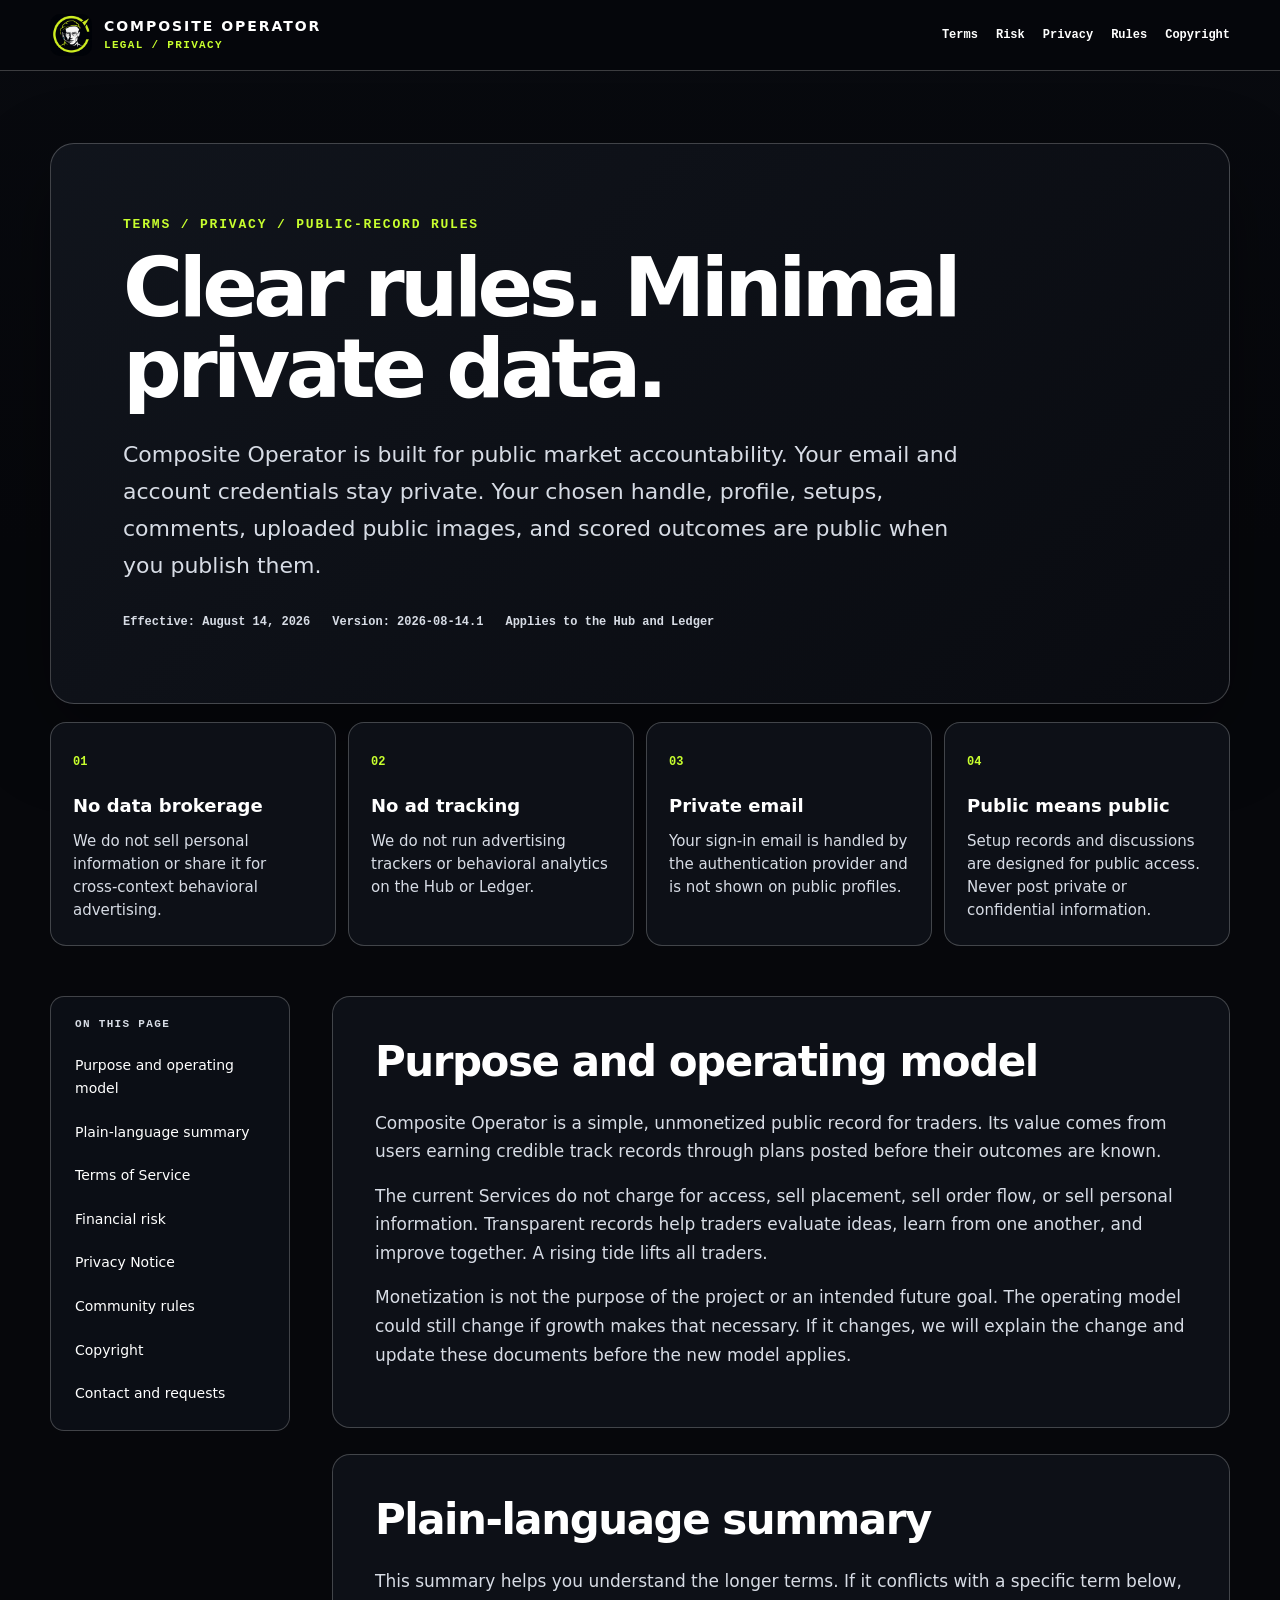
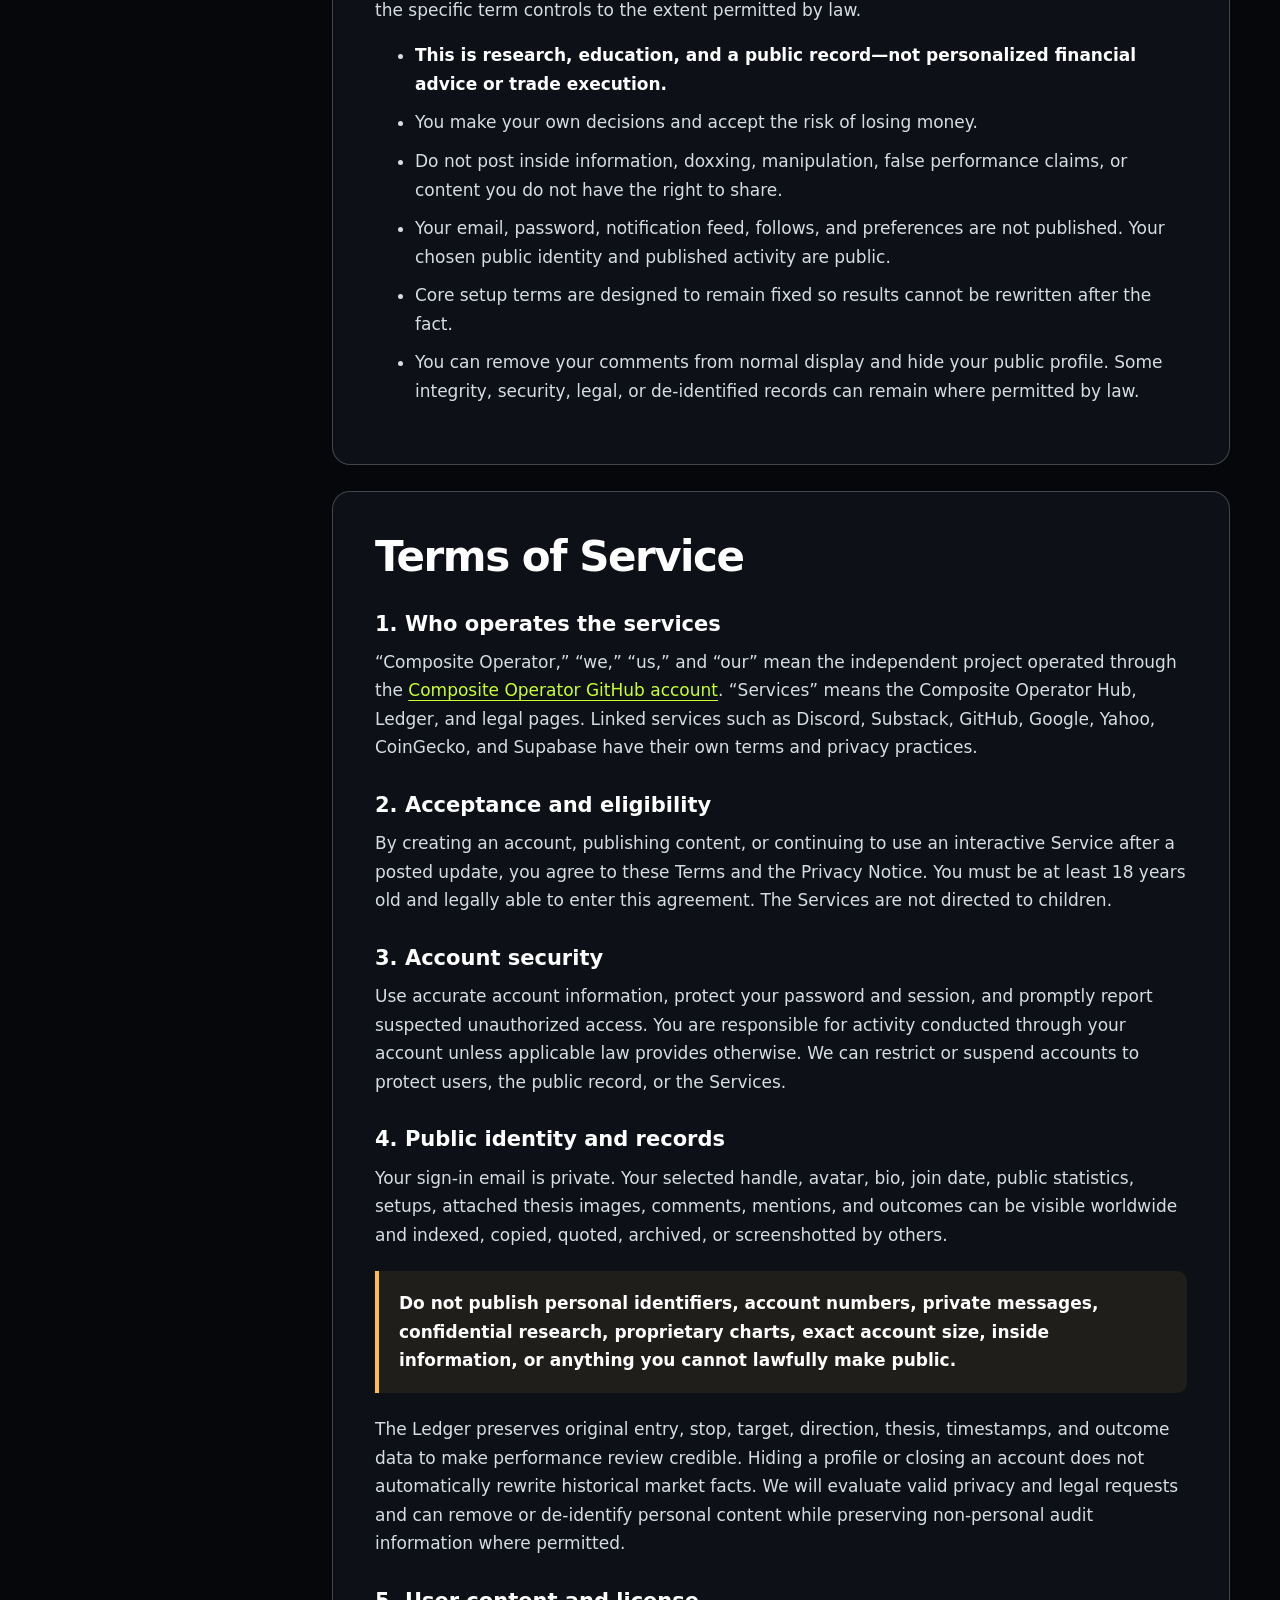
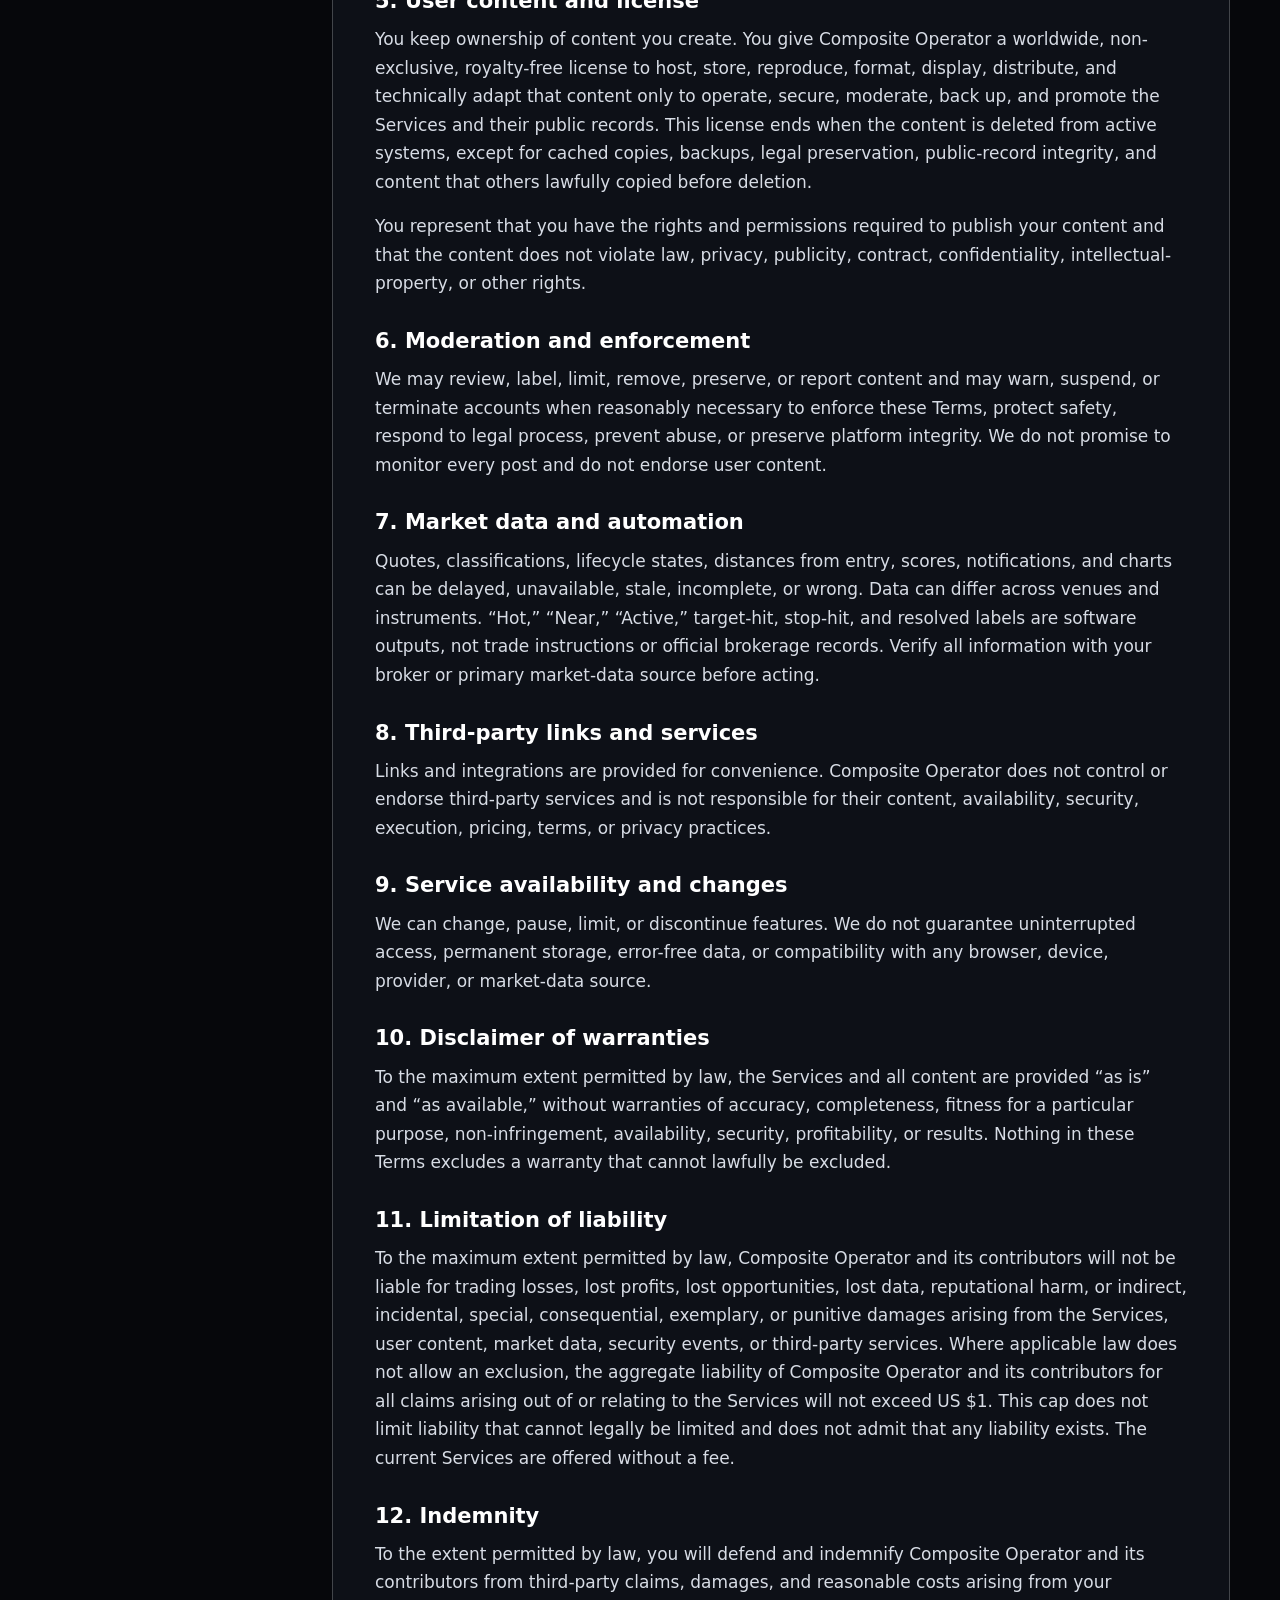
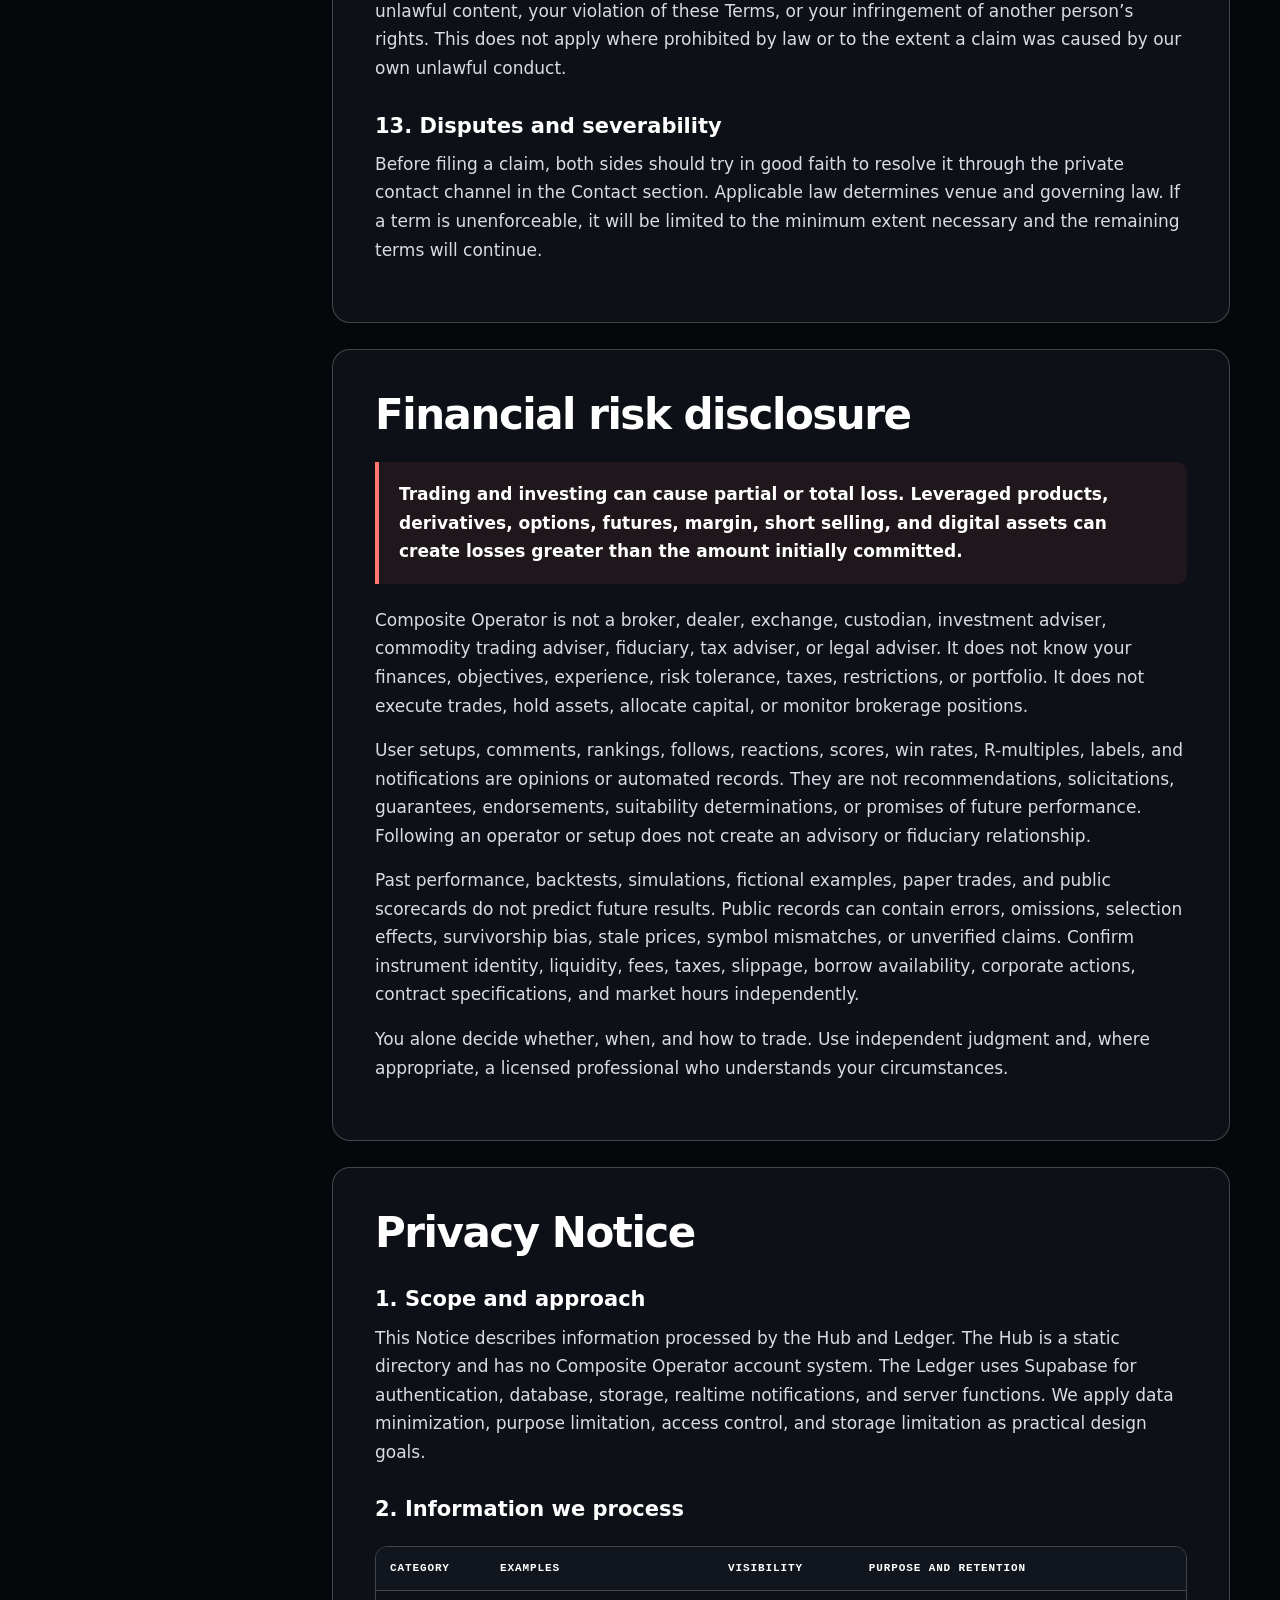
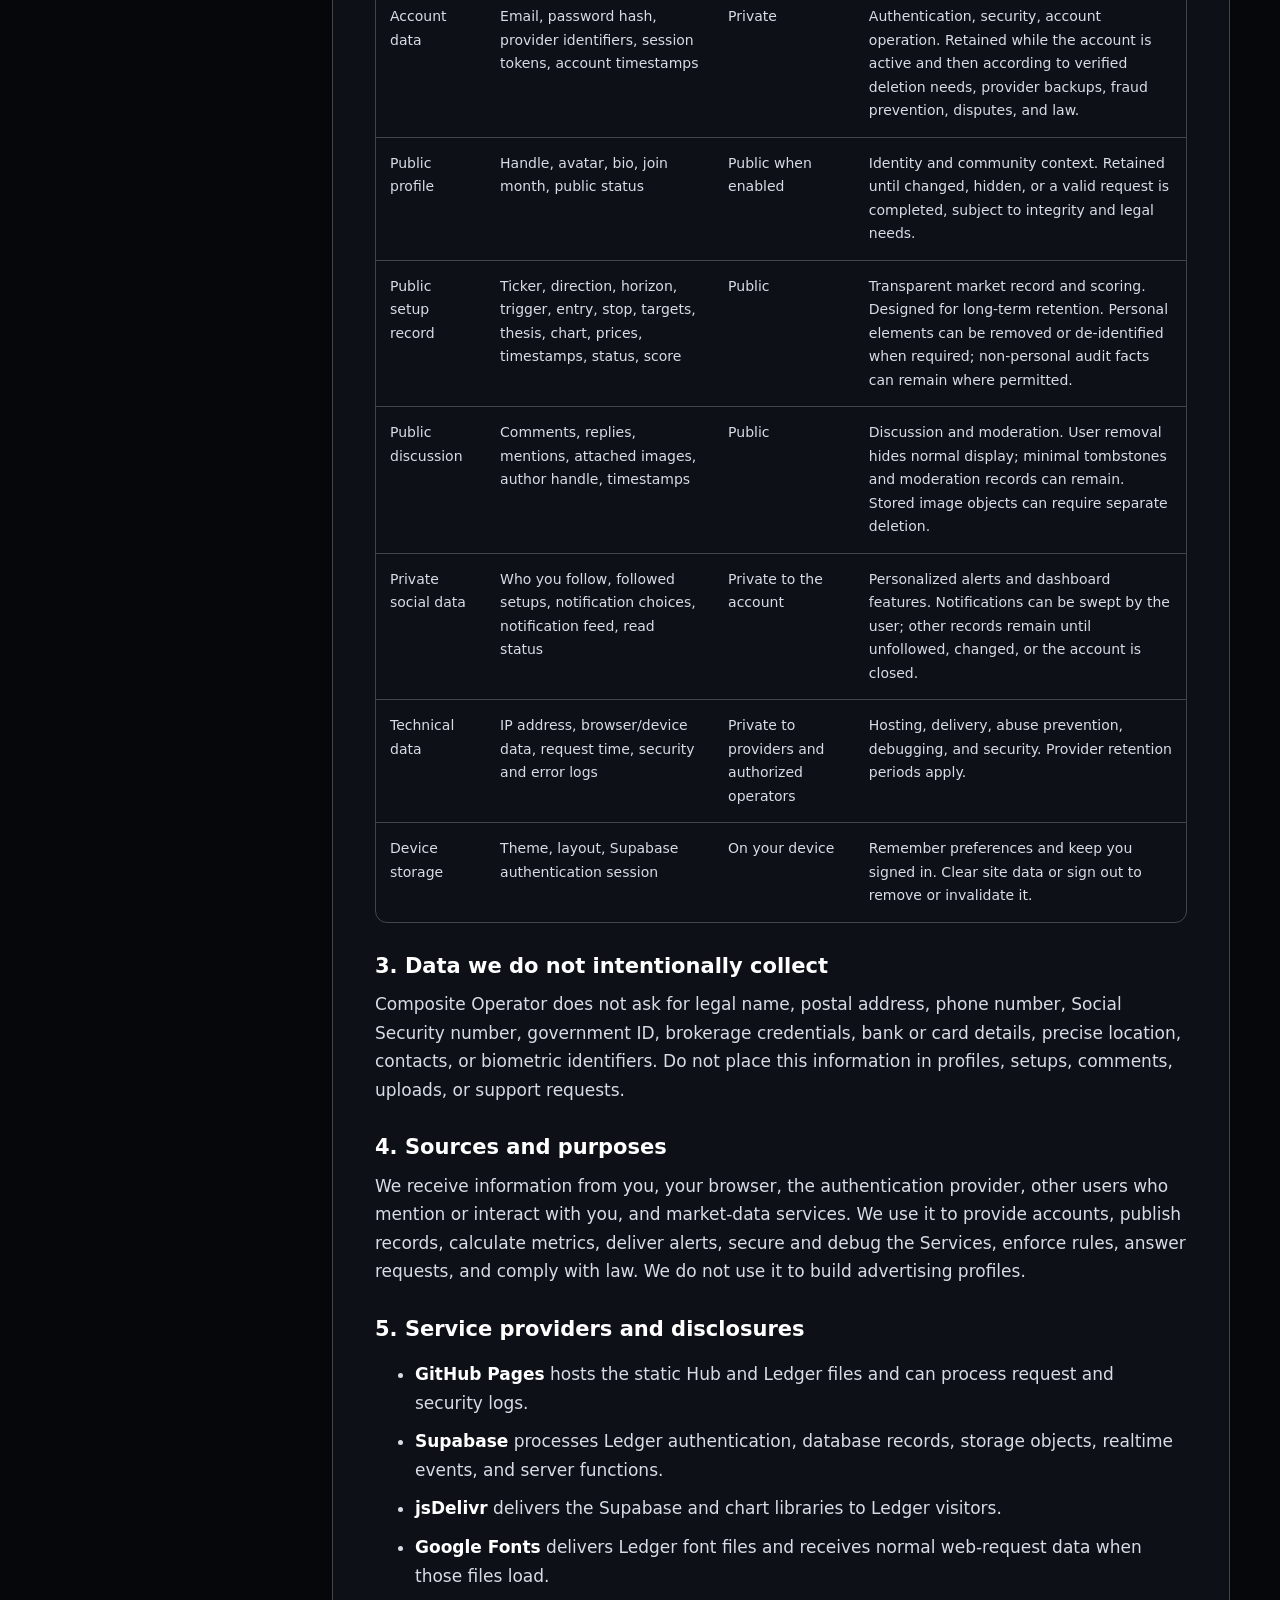
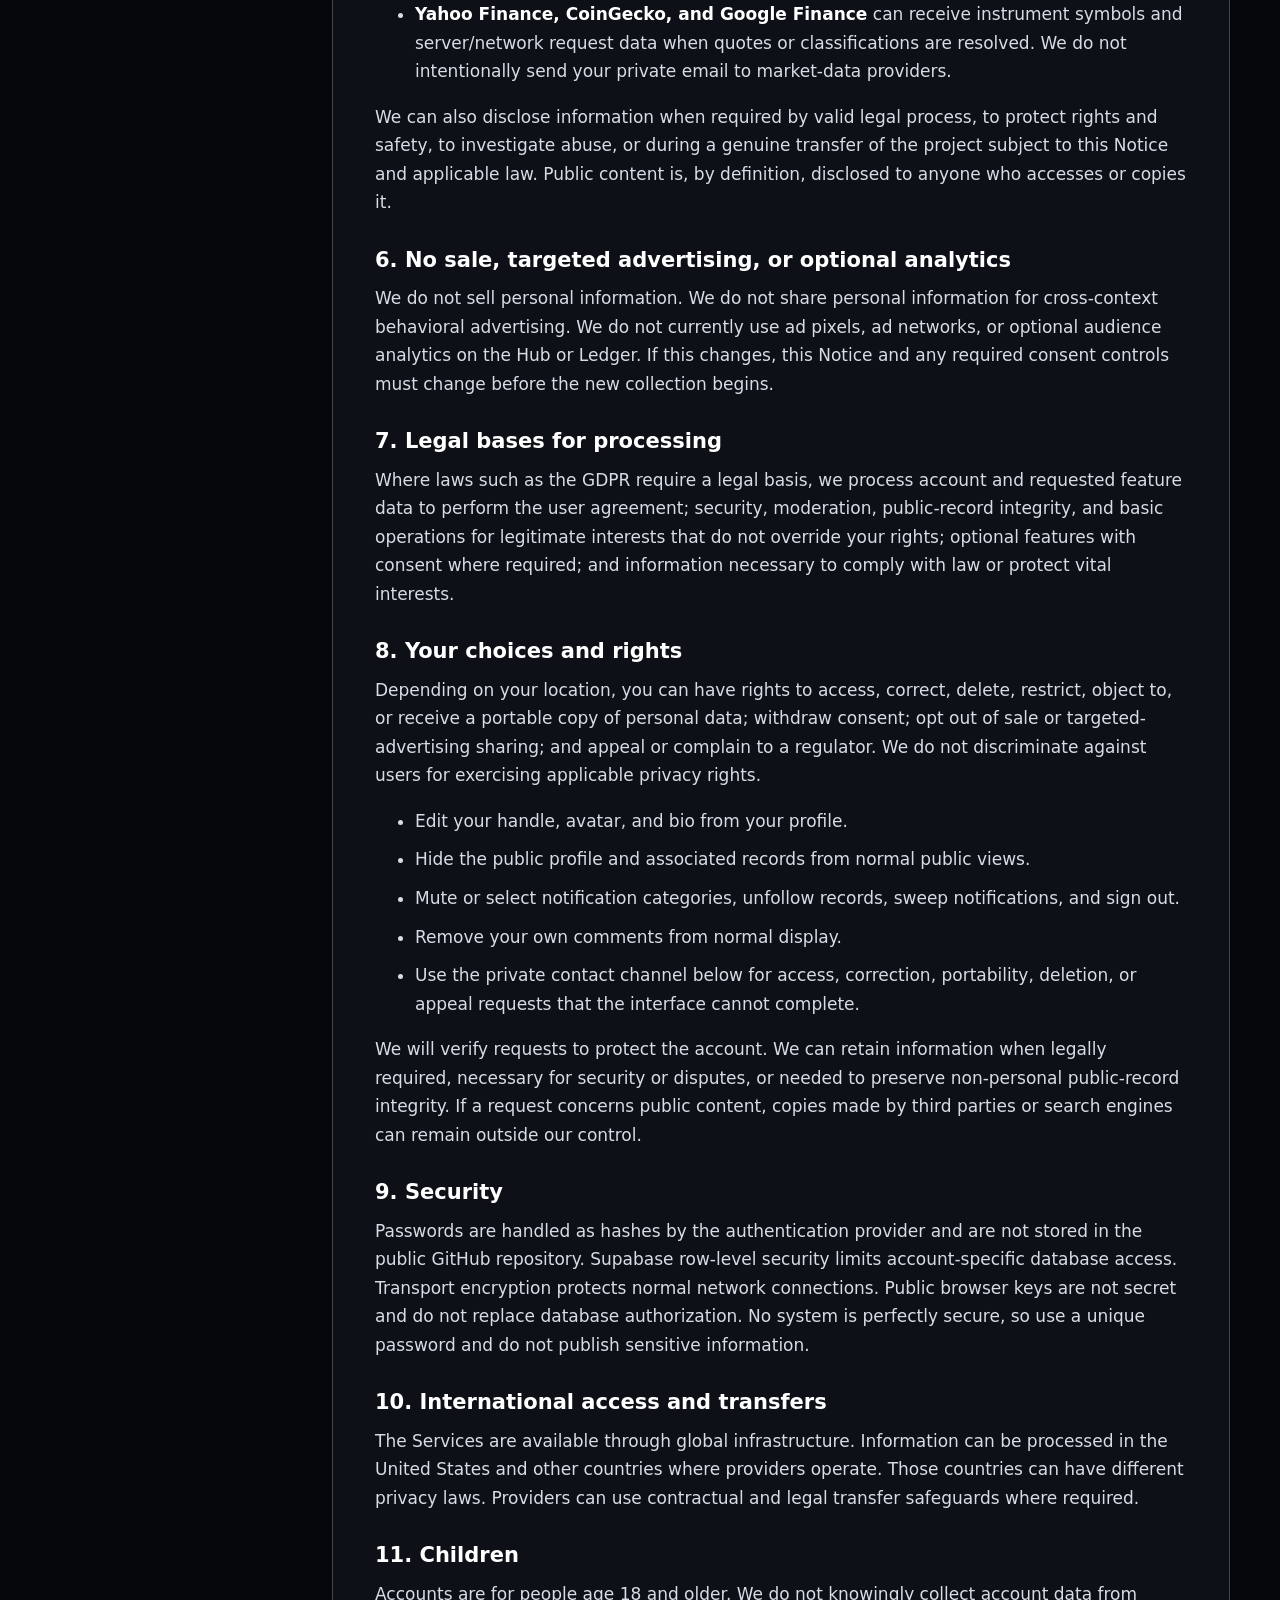
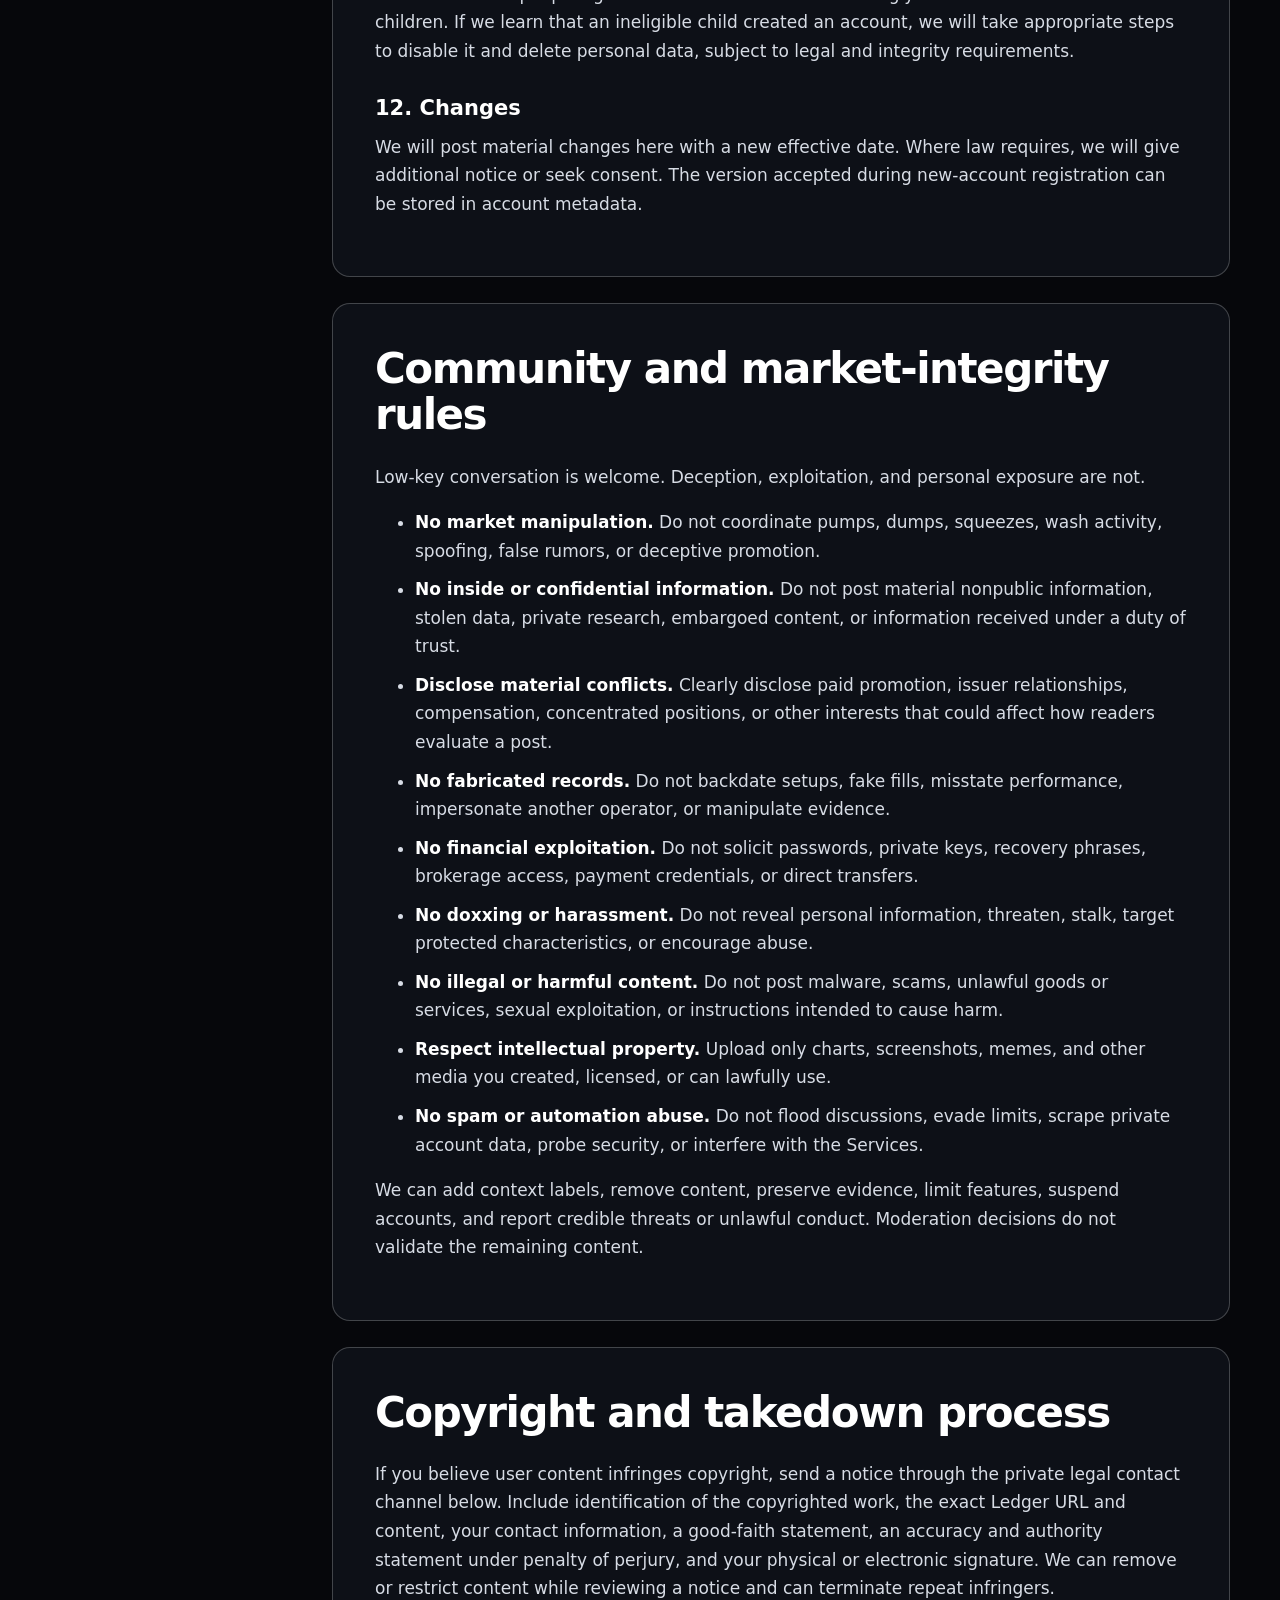
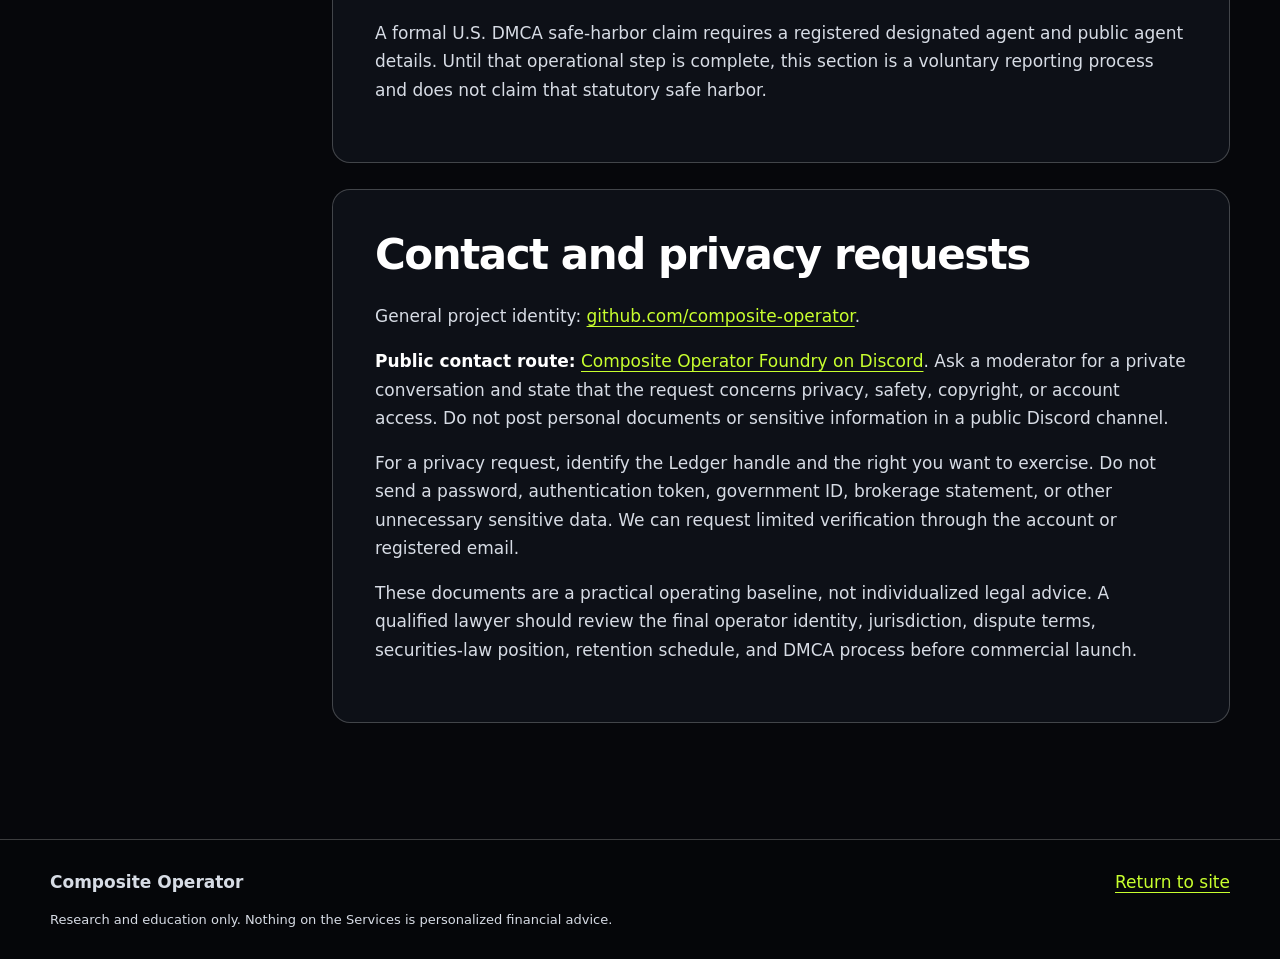
<file: legal.html>
<!doctype html>
<html lang="en">
<head>
  <meta charset="utf-8">
  <meta name="viewport" content="width=device-width, initial-scale=1">
  <meta name="description" content="Composite Operator terms of service, privacy notice, financial risk disclosure, and community rules.">
  <meta name="robots" content="index,follow">
  <title>Legal &amp; Privacy — Composite Operator</title>
  <link rel="icon" href="assets/operator-face-icon-192.png" type="image/png" sizes="192x192">
  <link rel="stylesheet" href="assets/legal.css?v=1">
</head>
<body>
  <a class="legal-skip" href="#legal-content">Skip to legal content</a>
  <header class="legal-topbar">
    <a class="legal-brand" href="./">
      <img src="assets/operator-face-mark.png" alt="">
      <span><strong>Composite Operator</strong><small>LEGAL / PRIVACY</small></span>
    </a>
    <nav class="legal-topnav" aria-label="Legal navigation">
      <a href="#terms">Terms</a>
      <a href="#risk">Risk</a>
      <a href="#privacy">Privacy</a>
      <a href="#rules">Rules</a>
      <a href="#copyright">Copyright</a>
    </nav>
  </header>

  <main class="legal-shell" id="legal-content">
    <section class="legal-hero">
      <p class="legal-kicker">Terms / Privacy / Public-record rules</p>
      <h1>Clear rules. Minimal private data.</h1>
      <p class="legal-lede">Composite Operator is built for public market accountability. Your email and account credentials stay private. Your chosen handle, profile, setups, comments, uploaded public images, and scored outcomes are public when you publish them.</p>
      <div class="legal-meta"><span>Effective: August 14, 2026</span><span>Version: 2026-08-14.1</span><span>Applies to the Hub and Ledger</span></div>
    </section>

    <section class="legal-principles" aria-label="Privacy commitments">
      <article><span>01</span><h2>No data brokerage</h2><p>We do not sell personal information or share it for cross-context behavioral advertising.</p></article>
      <article><span>02</span><h2>No ad tracking</h2><p>We do not run advertising trackers or behavioral analytics on the Hub or Ledger.</p></article>
      <article><span>03</span><h2>Private email</h2><p>Your sign-in email is handled by the authentication provider and is not shown on public profiles.</p></article>
      <article><span>04</span><h2>Public means public</h2><p>Setup records and discussions are designed for public access. Never post private or confidential information.</p></article>
    </section>

    <div class="legal-layout">
      <nav class="legal-index" aria-label="On this page">
        <b>ON THIS PAGE</b>
        <a href="#purpose">Purpose and operating model</a>
        <a href="#plain-language">Plain-language summary</a>
        <a href="#terms">Terms of Service</a>
        <a href="#risk">Financial risk</a>
        <a href="#privacy">Privacy Notice</a>
        <a href="#rules">Community rules</a>
        <a href="#copyright">Copyright</a>
        <a href="#contact">Contact and requests</a>
      </nav>

      <div class="legal-content">
        <section class="legal-section" id="purpose">
          <h2>Purpose and operating model</h2>
          <p>Composite Operator is a simple, unmonetized public record for traders. Its value comes from users earning credible track records through plans posted before their outcomes are known.</p>
          <p>The current Services do not charge for access, sell placement, sell order flow, or sell personal information. Transparent records help traders evaluate ideas, learn from one another, and improve together. A rising tide lifts all traders.</p>
          <p>Monetization is not the purpose of the project or an intended future goal. The operating model could still change if growth makes that necessary. If it changes, we will explain the change and update these documents before the new model applies.</p>
        </section>

        <section class="legal-section" id="plain-language">
          <h2>Plain-language summary</h2>
          <p>This summary helps you understand the longer terms. If it conflicts with a specific term below, the specific term controls to the extent permitted by law.</p>
          <ul>
            <li><strong>This is research, education, and a public record—not personalized financial advice or trade execution.</strong></li>
            <li>You make your own decisions and accept the risk of losing money.</li>
            <li>Do not post inside information, doxxing, manipulation, false performance claims, or content you do not have the right to share.</li>
            <li>Your email, password, notification feed, follows, and preferences are not published. Your chosen public identity and published activity are public.</li>
            <li>Core setup terms are designed to remain fixed so results cannot be rewritten after the fact.</li>
            <li>You can remove your comments from normal display and hide your public profile. Some integrity, security, legal, or de-identified records can remain where permitted by law.</li>
          </ul>
        </section>

        <section class="legal-section" id="terms">
          <h2>Terms of Service</h2>

          <h3>1. Who operates the services</h3>
          <p>“Composite Operator,” “we,” “us,” and “our” mean the independent project operated through the <a href="https://github.com/composite-operator" rel="noopener">Composite Operator GitHub account</a>. “Services” means the Composite Operator Hub, Ledger, and legal pages. Linked services such as Discord, Substack, GitHub, Google, Yahoo, CoinGecko, and Supabase have their own terms and privacy practices.</p>

          <h3>2. Acceptance and eligibility</h3>
          <p>By creating an account, publishing content, or continuing to use an interactive Service after a posted update, you agree to these Terms and the Privacy Notice. You must be at least 18 years old and legally able to enter this agreement. The Services are not directed to children.</p>

          <h3>3. Account security</h3>
          <p>Use accurate account information, protect your password and session, and promptly report suspected unauthorized access. You are responsible for activity conducted through your account unless applicable law provides otherwise. We can restrict or suspend accounts to protect users, the public record, or the Services.</p>

          <h3>4. Public identity and records</h3>
          <p>Your sign-in email is private. Your selected handle, avatar, bio, join date, public statistics, setups, attached thesis images, comments, mentions, and outcomes can be visible worldwide and indexed, copied, quoted, archived, or screenshotted by others.</p>
          <div class="legal-callout warning"><p><strong>Do not publish personal identifiers, account numbers, private messages, confidential research, proprietary charts, exact account size, inside information, or anything you cannot lawfully make public.</strong></p></div>
          <p>The Ledger preserves original entry, stop, target, direction, thesis, timestamps, and outcome data to make performance review credible. Hiding a profile or closing an account does not automatically rewrite historical market facts. We will evaluate valid privacy and legal requests and can remove or de-identify personal content while preserving non-personal audit information where permitted.</p>

          <h3>5. User content and license</h3>
          <p>You keep ownership of content you create. You give Composite Operator a worldwide, non-exclusive, royalty-free license to host, store, reproduce, format, display, distribute, and technically adapt that content only to operate, secure, moderate, back up, and promote the Services and their public records. This license ends when the content is deleted from active systems, except for cached copies, backups, legal preservation, public-record integrity, and content that others lawfully copied before deletion.</p>
          <p>You represent that you have the rights and permissions required to publish your content and that the content does not violate law, privacy, publicity, contract, confidentiality, intellectual-property, or other rights.</p>

          <h3>6. Moderation and enforcement</h3>
          <p>We may review, label, limit, remove, preserve, or report content and may warn, suspend, or terminate accounts when reasonably necessary to enforce these Terms, protect safety, respond to legal process, prevent abuse, or preserve platform integrity. We do not promise to monitor every post and do not endorse user content.</p>

          <h3>7. Market data and automation</h3>
          <p>Quotes, classifications, lifecycle states, distances from entry, scores, notifications, and charts can be delayed, unavailable, stale, incomplete, or wrong. Data can differ across venues and instruments. “Hot,” “Near,” “Active,” target-hit, stop-hit, and resolved labels are software outputs, not trade instructions or official brokerage records. Verify all information with your broker or primary market-data source before acting.</p>

          <h3>8. Third-party links and services</h3>
          <p>Links and integrations are provided for convenience. Composite Operator does not control or endorse third-party services and is not responsible for their content, availability, security, execution, pricing, terms, or privacy practices.</p>

          <h3>9. Service availability and changes</h3>
          <p>We can change, pause, limit, or discontinue features. We do not guarantee uninterrupted access, permanent storage, error-free data, or compatibility with any browser, device, provider, or market-data source.</p>

          <h3>10. Disclaimer of warranties</h3>
          <p>To the maximum extent permitted by law, the Services and all content are provided “as is” and “as available,” without warranties of accuracy, completeness, fitness for a particular purpose, non-infringement, availability, security, profitability, or results. Nothing in these Terms excludes a warranty that cannot lawfully be excluded.</p>

          <h3>11. Limitation of liability</h3>
          <p>To the maximum extent permitted by law, Composite Operator and its contributors will not be liable for trading losses, lost profits, lost opportunities, lost data, reputational harm, or indirect, incidental, special, consequential, exemplary, or punitive damages arising from the Services, user content, market data, security events, or third-party services. Where applicable law does not allow an exclusion, the aggregate liability of Composite Operator and its contributors for all claims arising out of or relating to the Services will not exceed US $1. This cap does not limit liability that cannot legally be limited and does not admit that any liability exists. The current Services are offered without a fee.</p>

          <h3>12. Indemnity</h3>
          <p>To the extent permitted by law, you will defend and indemnify Composite Operator and its contributors from third-party claims, damages, and reasonable costs arising from your unlawful content, your violation of these Terms, or your infringement of another person’s rights. This does not apply where prohibited by law or to the extent a claim was caused by our own unlawful conduct.</p>

          <h3>13. Disputes and severability</h3>
          <p>Before filing a claim, both sides should try in good faith to resolve it through the private contact channel in the Contact section. Applicable law determines venue and governing law. If a term is unenforceable, it will be limited to the minimum extent necessary and the remaining terms will continue.</p>
        </section>

        <section class="legal-section" id="risk">
          <h2>Financial risk disclosure</h2>
          <div class="legal-callout danger"><p><strong>Trading and investing can cause partial or total loss. Leveraged products, derivatives, options, futures, margin, short selling, and digital assets can create losses greater than the amount initially committed.</strong></p></div>
          <p>Composite Operator is not a broker, dealer, exchange, custodian, investment adviser, commodity trading adviser, fiduciary, tax adviser, or legal adviser. It does not know your finances, objectives, experience, risk tolerance, taxes, restrictions, or portfolio. It does not execute trades, hold assets, allocate capital, or monitor brokerage positions.</p>
          <p>User setups, comments, rankings, follows, reactions, scores, win rates, R-multiples, labels, and notifications are opinions or automated records. They are not recommendations, solicitations, guarantees, endorsements, suitability determinations, or promises of future performance. Following an operator or setup does not create an advisory or fiduciary relationship.</p>
          <p>Past performance, backtests, simulations, fictional examples, paper trades, and public scorecards do not predict future results. Public records can contain errors, omissions, selection effects, survivorship bias, stale prices, symbol mismatches, or unverified claims. Confirm instrument identity, liquidity, fees, taxes, slippage, borrow availability, corporate actions, contract specifications, and market hours independently.</p>
          <p>You alone decide whether, when, and how to trade. Use independent judgment and, where appropriate, a licensed professional who understands your circumstances.</p>
        </section>

        <section class="legal-section" id="privacy">
          <h2>Privacy Notice</h2>

          <h3>1. Scope and approach</h3>
          <p>This Notice describes information processed by the Hub and Ledger. The Hub is a static directory and has no Composite Operator account system. The Ledger uses Supabase for authentication, database, storage, realtime notifications, and server functions. We apply data minimization, purpose limitation, access control, and storage limitation as practical design goals.</p>

          <h3>2. Information we process</h3>
          <div class="legal-table-wrap">
            <table class="legal-table">
              <thead><tr><th>Category</th><th>Examples</th><th>Visibility</th><th>Purpose and retention</th></tr></thead>
              <tbody>
                <tr><td>Account data</td><td>Email, password hash, provider identifiers, session tokens, account timestamps</td><td>Private</td><td>Authentication, security, account operation. Retained while the account is active and then according to verified deletion needs, provider backups, fraud prevention, disputes, and law.</td></tr>
                <tr><td>Public profile</td><td>Handle, avatar, bio, join month, public status</td><td>Public when enabled</td><td>Identity and community context. Retained until changed, hidden, or a valid request is completed, subject to integrity and legal needs.</td></tr>
                <tr><td>Public setup record</td><td>Ticker, direction, horizon, trigger, entry, stop, targets, thesis, chart, prices, timestamps, status, score</td><td>Public</td><td>Transparent market record and scoring. Designed for long-term retention. Personal elements can be removed or de-identified when required; non-personal audit facts can remain where permitted.</td></tr>
                <tr><td>Public discussion</td><td>Comments, replies, mentions, attached images, author handle, timestamps</td><td>Public</td><td>Discussion and moderation. User removal hides normal display; minimal tombstones and moderation records can remain. Stored image objects can require separate deletion.</td></tr>
                <tr><td>Private social data</td><td>Who you follow, followed setups, notification choices, notification feed, read status</td><td>Private to the account</td><td>Personalized alerts and dashboard features. Notifications can be swept by the user; other records remain until unfollowed, changed, or the account is closed.</td></tr>
                <tr><td>Technical data</td><td>IP address, browser/device data, request time, security and error logs</td><td>Private to providers and authorized operators</td><td>Hosting, delivery, abuse prevention, debugging, and security. Provider retention periods apply.</td></tr>
                <tr><td>Device storage</td><td>Theme, layout, Supabase authentication session</td><td>On your device</td><td>Remember preferences and keep you signed in. Clear site data or sign out to remove or invalidate it.</td></tr>
              </tbody>
            </table>
          </div>

          <h3>3. Data we do not intentionally collect</h3>
          <p>Composite Operator does not ask for legal name, postal address, phone number, Social Security number, government ID, brokerage credentials, bank or card details, precise location, contacts, or biometric identifiers. Do not place this information in profiles, setups, comments, uploads, or support requests.</p>

          <h3>4. Sources and purposes</h3>
          <p>We receive information from you, your browser, the authentication provider, other users who mention or interact with you, and market-data services. We use it to provide accounts, publish records, calculate metrics, deliver alerts, secure and debug the Services, enforce rules, answer requests, and comply with law. We do not use it to build advertising profiles.</p>

          <h3>5. Service providers and disclosures</h3>
          <ul>
            <li><strong>GitHub Pages</strong> hosts the static Hub and Ledger files and can process request and security logs.</li>
            <li><strong>Supabase</strong> processes Ledger authentication, database records, storage objects, realtime events, and server functions.</li>
            <li><strong>jsDelivr</strong> delivers the Supabase and chart libraries to Ledger visitors.</li>
            <li><strong>Google Fonts</strong> delivers Ledger font files and receives normal web-request data when those files load.</li>
            <li><strong>Yahoo Finance, CoinGecko, and Google Finance</strong> can receive instrument symbols and server/network request data when quotes or classifications are resolved. We do not intentionally send your private email to market-data providers.</li>
          </ul>
          <p>We can also disclose information when required by valid legal process, to protect rights and safety, to investigate abuse, or during a genuine transfer of the project subject to this Notice and applicable law. Public content is, by definition, disclosed to anyone who accesses or copies it.</p>

          <h3>6. No sale, targeted advertising, or optional analytics</h3>
          <p>We do not sell personal information. We do not share personal information for cross-context behavioral advertising. We do not currently use ad pixels, ad networks, or optional audience analytics on the Hub or Ledger. If this changes, this Notice and any required consent controls must change before the new collection begins.</p>

          <h3>7. Legal bases for processing</h3>
          <p>Where laws such as the GDPR require a legal basis, we process account and requested feature data to perform the user agreement; security, moderation, public-record integrity, and basic operations for legitimate interests that do not override your rights; optional features with consent where required; and information necessary to comply with law or protect vital interests.</p>

          <h3>8. Your choices and rights</h3>
          <p>Depending on your location, you can have rights to access, correct, delete, restrict, object to, or receive a portable copy of personal data; withdraw consent; opt out of sale or targeted-advertising sharing; and appeal or complain to a regulator. We do not discriminate against users for exercising applicable privacy rights.</p>
          <ul>
            <li>Edit your handle, avatar, and bio from your profile.</li>
            <li>Hide the public profile and associated records from normal public views.</li>
            <li>Mute or select notification categories, unfollow records, sweep notifications, and sign out.</li>
            <li>Remove your own comments from normal display.</li>
            <li>Use the private contact channel below for access, correction, portability, deletion, or appeal requests that the interface cannot complete.</li>
          </ul>
          <p>We will verify requests to protect the account. We can retain information when legally required, necessary for security or disputes, or needed to preserve non-personal public-record integrity. If a request concerns public content, copies made by third parties or search engines can remain outside our control.</p>

          <h3>9. Security</h3>
          <p>Passwords are handled as hashes by the authentication provider and are not stored in the public GitHub repository. Supabase row-level security limits account-specific database access. Transport encryption protects normal network connections. Public browser keys are not secret and do not replace database authorization. No system is perfectly secure, so use a unique password and do not publish sensitive information.</p>

          <h3>10. International access and transfers</h3>
          <p>The Services are available through global infrastructure. Information can be processed in the United States and other countries where providers operate. Those countries can have different privacy laws. Providers can use contractual and legal transfer safeguards where required.</p>

          <h3>11. Children</h3>
          <p>Accounts are for people age 18 and older. We do not knowingly collect account data from children. If we learn that an ineligible child created an account, we will take appropriate steps to disable it and delete personal data, subject to legal and integrity requirements.</p>

          <h3>12. Changes</h3>
          <p>We will post material changes here with a new effective date. Where law requires, we will give additional notice or seek consent. The version accepted during new-account registration can be stored in account metadata.</p>
        </section>

        <section class="legal-section" id="rules">
          <h2>Community and market-integrity rules</h2>
          <p>Low-key conversation is welcome. Deception, exploitation, and personal exposure are not.</p>
          <ul>
            <li><strong>No market manipulation.</strong> Do not coordinate pumps, dumps, squeezes, wash activity, spoofing, false rumors, or deceptive promotion.</li>
            <li><strong>No inside or confidential information.</strong> Do not post material nonpublic information, stolen data, private research, embargoed content, or information received under a duty of trust.</li>
            <li><strong>Disclose material conflicts.</strong> Clearly disclose paid promotion, issuer relationships, compensation, concentrated positions, or other interests that could affect how readers evaluate a post.</li>
            <li><strong>No fabricated records.</strong> Do not backdate setups, fake fills, misstate performance, impersonate another operator, or manipulate evidence.</li>
            <li><strong>No financial exploitation.</strong> Do not solicit passwords, private keys, recovery phrases, brokerage access, payment credentials, or direct transfers.</li>
            <li><strong>No doxxing or harassment.</strong> Do not reveal personal information, threaten, stalk, target protected characteristics, or encourage abuse.</li>
            <li><strong>No illegal or harmful content.</strong> Do not post malware, scams, unlawful goods or services, sexual exploitation, or instructions intended to cause harm.</li>
            <li><strong>Respect intellectual property.</strong> Upload only charts, screenshots, memes, and other media you created, licensed, or can lawfully use.</li>
            <li><strong>No spam or automation abuse.</strong> Do not flood discussions, evade limits, scrape private account data, probe security, or interfere with the Services.</li>
          </ul>
          <p>We can add context labels, remove content, preserve evidence, limit features, suspend accounts, and report credible threats or unlawful conduct. Moderation decisions do not validate the remaining content.</p>
        </section>

        <section class="legal-section" id="copyright">
          <h2>Copyright and takedown process</h2>
          <p>If you believe user content infringes copyright, send a notice through the private legal contact channel below. Include identification of the copyrighted work, the exact Ledger URL and content, your contact information, a good-faith statement, an accuracy and authority statement under penalty of perjury, and your physical or electronic signature. We can remove or restrict content while reviewing a notice and can terminate repeat infringers.</p>
          <p>A formal U.S. DMCA safe-harbor claim requires a registered designated agent and public agent details. Until that operational step is complete, this section is a voluntary reporting process and does not claim that statutory safe harbor.</p>
        </section>

        <section class="legal-section" id="contact">
          <h2>Contact and privacy requests</h2>
          <p>General project identity: <a href="https://github.com/composite-operator" rel="noopener">github.com/composite-operator</a>.</p>
          <p><strong>Public contact route:</strong> <a href="https://discord.gg/C3SSKZ26md" rel="noopener">Composite Operator Foundry on Discord</a>. Ask a moderator for a private conversation and state that the request concerns privacy, safety, copyright, or account access. Do not post personal documents or sensitive information in a public Discord channel.</p>
          <p>For a privacy request, identify the Ledger handle and the right you want to exercise. Do not send a password, authentication token, government ID, brokerage statement, or other unnecessary sensitive data. We can request limited verification through the account or registered email.</p>
          <p>These documents are a practical operating baseline, not individualized legal advice. A qualified lawyer should review the final operator identity, jurisdiction, dispute terms, securities-law position, retention schedule, and DMCA process before commercial launch.</p>
        </section>
      </div>
    </div>
  </main>

  <footer class="legal-footer">
    <div><strong>Composite Operator</strong><a href="./">Return to site</a></div>
    <p>Research and education only. Nothing on the Services is personalized financial advice.</p>
  </footer>
</body>
</html>
</file>
<file: assets/legal.css>
:root {
  color-scheme: dark;
  --legal-bg: #06070b;
  --legal-panel: #0d1017;
  --legal-panel-soft: #11151d;
  --legal-text: #ffffff;
  --legal-muted: #d7dce5;
  --legal-line: rgba(255,255,255,.22);
  --legal-acid: #c8ff2e;
  --legal-cyan: #58e6ff;
  --legal-amber: #ffbd4a;
  --legal-red: #ff7770;
  --legal-mono: "SFMono-Regular", Consolas, "Liberation Mono", monospace;
  --legal-sans: Inter, system-ui, -apple-system, BlinkMacSystemFont, "Segoe UI", sans-serif;
}

* { box-sizing: border-box; }

html { min-width: 320px; background: var(--legal-bg); scroll-behavior: smooth; }

body {
  min-height: 100vh;
  margin: 0;
  background:
    radial-gradient(circle at 50% -20%, rgba(200,255,46,.11), transparent 35rem),
    linear-gradient(180deg, #080a0f, var(--legal-bg) 34rem);
  color: var(--legal-text);
  font-family: var(--legal-sans);
  font-size: 17px;
  line-height: 1.68;
}

a { color: var(--legal-acid); text-underline-offset: 4px; }
a:hover { color: #e0ff83; }
a:focus-visible { outline: 3px solid var(--legal-cyan); outline-offset: 4px; }

.legal-skip {
  position: fixed;
  top: 10px;
  left: 10px;
  z-index: 10;
  transform: translateY(-160%);
  padding: 10px 14px;
  border-radius: 8px;
  background: var(--legal-acid);
  color: #081000;
  font-weight: 800;
}
.legal-skip:focus { transform: none; }

.legal-topbar {
  position: sticky;
  top: 0;
  z-index: 5;
  display: flex;
  align-items: center;
  justify-content: space-between;
  gap: 24px;
  padding: 14px max(24px, calc((100vw - 1180px) / 2));
  border-bottom: 1px solid var(--legal-line);
  background: rgba(6,7,11,.92);
  backdrop-filter: blur(18px);
}

.legal-brand { display: flex; align-items: center; gap: 12px; color: #fff; text-decoration: none; }
.legal-brand img { width: 42px; height: 42px; border-radius: 10px; object-fit: cover; }
.legal-brand span { display: grid; line-height: 1.05; }
.legal-brand strong { font-size: 14px; letter-spacing: .14em; text-transform: uppercase; }
.legal-brand small { margin-top: 6px; color: var(--legal-acid); font: 700 11px/1 var(--legal-mono); letter-spacing: .12em; }

.legal-topnav { display: flex; flex-wrap: wrap; justify-content: flex-end; gap: 8px 18px; }
.legal-topnav a { color: #fff; font: 700 12px/1.4 var(--legal-mono); text-decoration: none; }
.legal-topnav a:hover { color: var(--legal-acid); }

.legal-shell { width: min(1180px, calc(100% - 40px)); margin: 0 auto; padding: 72px 0 90px; }

.legal-hero { padding: clamp(28px, 6vw, 72px); border: 1px solid var(--legal-line); border-radius: 24px; background: linear-gradient(135deg, rgba(17,21,29,.96), rgba(10,12,18,.93)); box-shadow: 0 28px 80px rgba(0,0,0,.35); }
.legal-kicker { margin: 0 0 14px; color: var(--legal-acid); font: 800 13px/1.4 var(--legal-mono); letter-spacing: .14em; text-transform: uppercase; }
.legal-hero h1 { max-width: 900px; margin: 0; font-size: clamp(42px, 7vw, 82px); line-height: .98; letter-spacing: -.055em; }
.legal-lede { max-width: 840px; margin: 28px 0 0; color: var(--legal-muted); font-size: clamp(18px, 2vw, 22px); }
.legal-meta { display: flex; flex-wrap: wrap; gap: 10px 22px; margin-top: 28px; color: var(--legal-muted); font: 700 12px/1.5 var(--legal-mono); }

.legal-principles { display: grid; grid-template-columns: repeat(4, minmax(0,1fr)); gap: 12px; margin: 18px 0 50px; }
.legal-principles article { min-height: 180px; padding: 22px; border: 1px solid var(--legal-line); border-radius: 16px; background: var(--legal-panel); }
.legal-principles span { color: var(--legal-acid); font: 800 12px/1 var(--legal-mono); }
.legal-principles h2 { margin: 18px 0 8px; font-size: 18px; }
.legal-principles p { margin: 0; color: var(--legal-muted); font-size: 15px; line-height: 1.55; }

.legal-layout { display: grid; grid-template-columns: 240px minmax(0,1fr); gap: 42px; align-items: start; }
.legal-index { position: sticky; top: 88px; display: grid; gap: 4px; padding: 16px; border: 1px solid var(--legal-line); border-radius: 14px; background: rgba(13,16,23,.9); }
.legal-index b { margin: 4px 8px 10px; color: var(--legal-muted); font: 800 11px/1.4 var(--legal-mono); letter-spacing: .12em; }
.legal-index a { padding: 8px; border-radius: 7px; color: #fff; font-size: 14px; text-decoration: none; }
.legal-index a:hover { background: rgba(200,255,46,.1); color: var(--legal-acid); }

.legal-content { min-width: 0; }
.legal-section { scroll-margin-top: 90px; margin: 0 0 26px; padding: clamp(24px, 4vw, 42px); border: 1px solid var(--legal-line); border-radius: 18px; background: var(--legal-panel); }
.legal-section > h2 { margin: 0 0 24px; font-size: clamp(27px, 4vw, 42px); line-height: 1.1; letter-spacing: -.035em; }
.legal-section h3 { margin: 30px 0 10px; font-size: 21px; line-height: 1.3; }
.legal-section p { margin: 0 0 16px; color: var(--legal-muted); }
.legal-section li { margin: 0 0 10px; color: var(--legal-muted); }
.legal-section strong { color: #fff; }
.legal-section code { padding: 2px 5px; border: 1px solid var(--legal-line); border-radius: 5px; color: var(--legal-cyan); font-family: var(--legal-mono); }

.legal-callout { margin: 22px 0; padding: 18px 20px; border-left: 4px solid var(--legal-acid); border-radius: 0 10px 10px 0; background: rgba(200,255,46,.07); }
.legal-callout.warning { border-left-color: var(--legal-amber); background: rgba(255,189,74,.08); }
.legal-callout.danger { border-left-color: var(--legal-red); background: rgba(255,102,95,.08); }
.legal-callout p:last-child { margin-bottom: 0; }

.legal-table-wrap { overflow-x: auto; margin: 22px 0; border: 1px solid var(--legal-line); border-radius: 12px; }
.legal-table { width: 100%; border-collapse: collapse; min-width: 760px; font-size: 14px; }
.legal-table th, .legal-table td { padding: 14px; border-bottom: 1px solid var(--legal-line); text-align: left; vertical-align: top; }
.legal-table th { background: var(--legal-panel-soft); color: #fff; font: 800 11px/1.4 var(--legal-mono); letter-spacing: .08em; text-transform: uppercase; }
.legal-table td { color: var(--legal-muted); }
.legal-table tr:last-child td { border-bottom: 0; }

.legal-contact-pending { color: var(--legal-amber) !important; }

.legal-footer { padding: 28px max(24px, calc((100vw - 1180px) / 2)); border-top: 1px solid var(--legal-line); color: var(--legal-muted); background: #050609; }
.legal-footer div { display: flex; flex-wrap: wrap; gap: 10px 22px; align-items: center; justify-content: space-between; }
.legal-footer p { margin: 12px 0 0; font-size: 13px; }

@media (max-width: 900px) {
  .legal-principles { grid-template-columns: repeat(2, minmax(0,1fr)); }
  .legal-layout { grid-template-columns: 1fr; }
  .legal-index { position: static; grid-template-columns: repeat(2, minmax(0,1fr)); }
  .legal-index b { grid-column: 1 / -1; }
}

@media (max-width: 620px) {
  body { font-size: 16px; }
  .legal-topbar { position: static; align-items: flex-start; }
  .legal-brand span { display: none; }
  .legal-topnav { gap: 8px 12px; }
  .legal-shell { width: min(100% - 24px, 1180px); padding-top: 22px; }
  .legal-principles { grid-template-columns: 1fr; }
  .legal-principles article { min-height: auto; }
  .legal-index { grid-template-columns: 1fr; }
}
</file>
